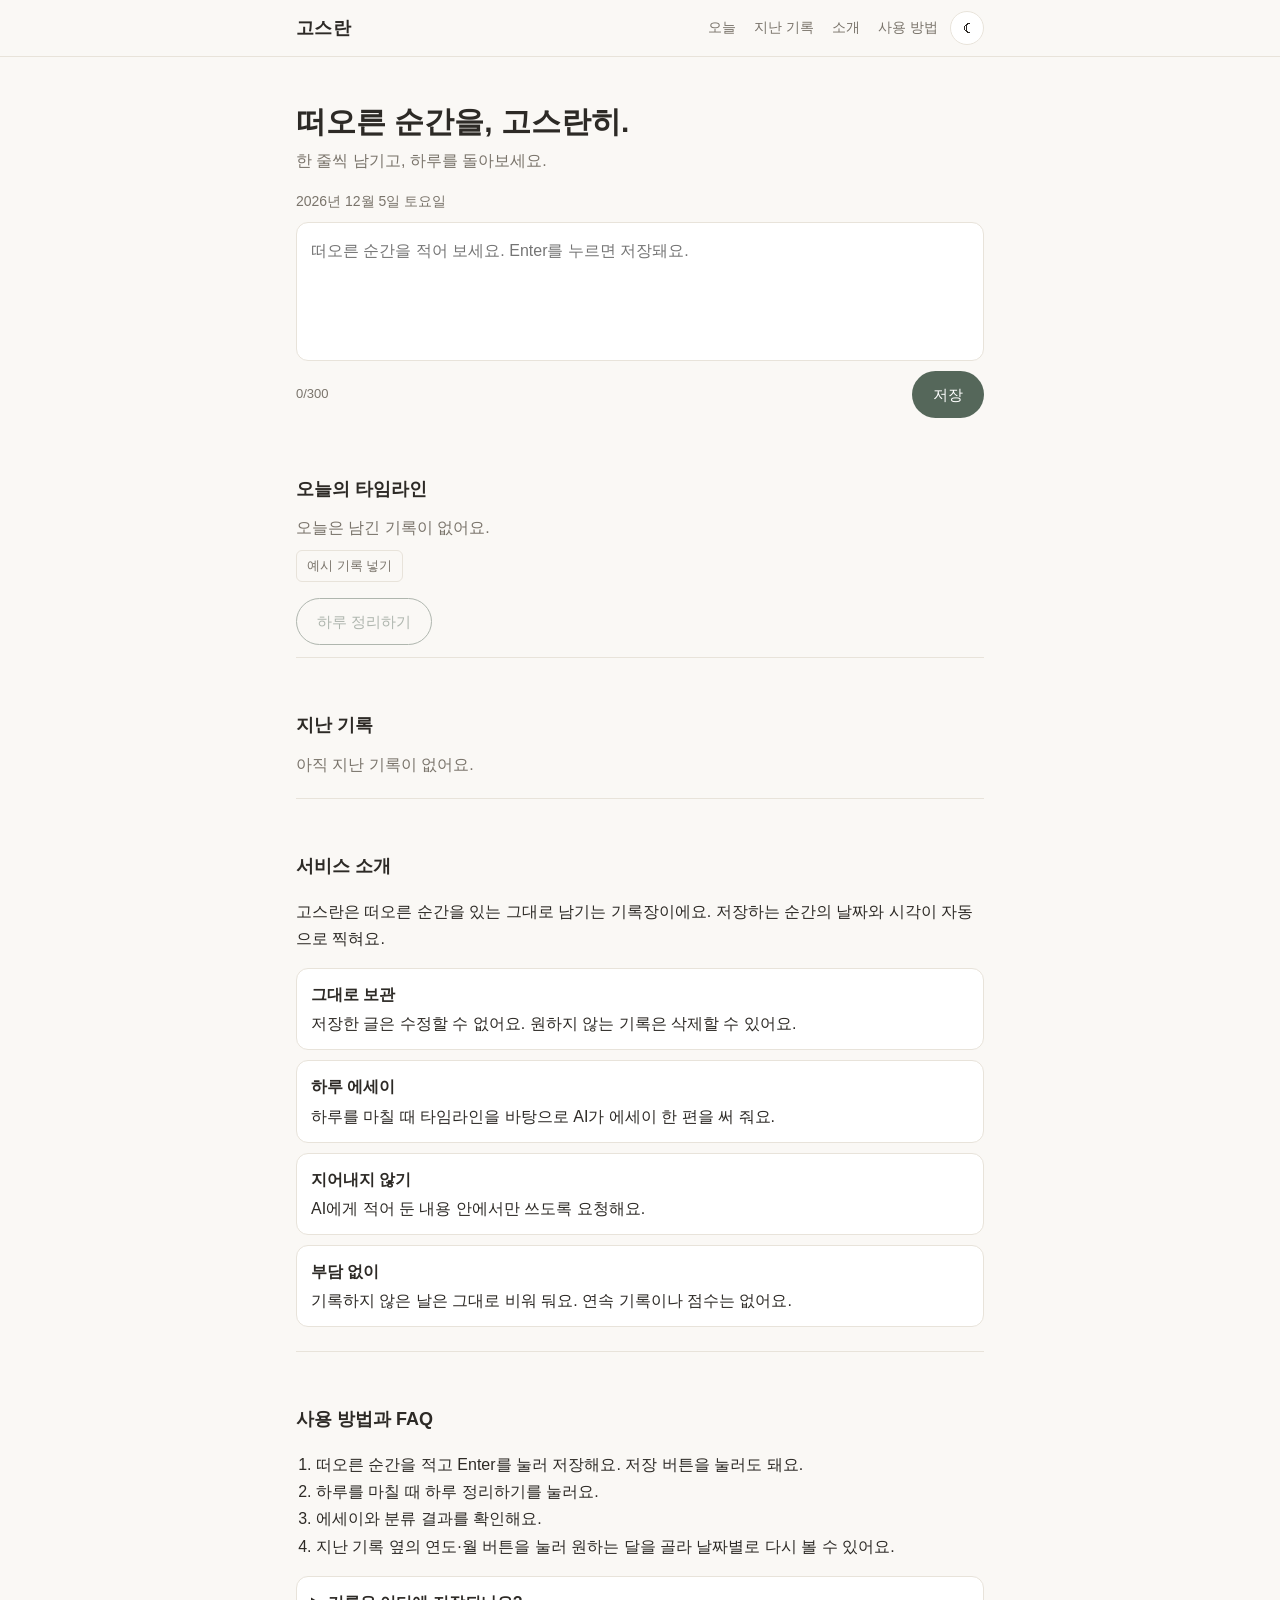
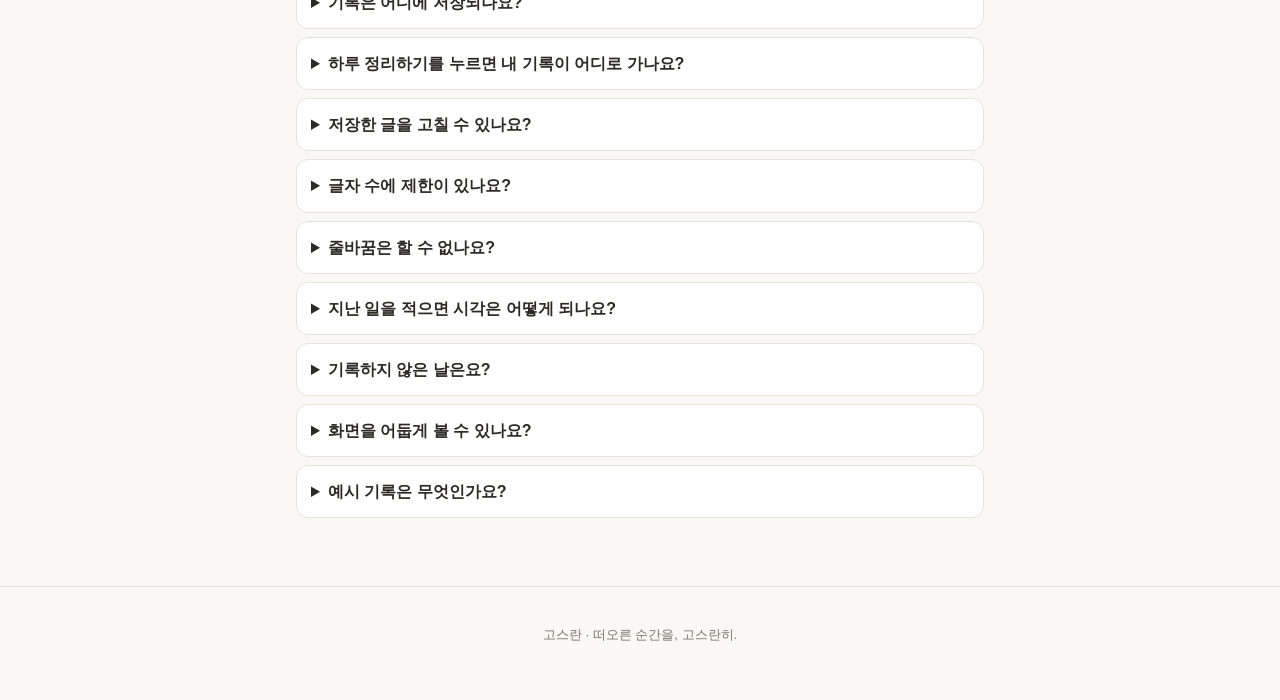
<file: index.html>
<!DOCTYPE html>
<html lang="ko">
<head>
  <meta charset="UTF-8">
  <meta name="viewport" content="width=device-width, initial-scale=1.0">
  <meta name="color-scheme" content="light dark">
  <meta name="description" content="떠오른 순간을 한 줄씩 남기면 저장한 시각이 자동으로 찍히고, 하루를 마칠 때 에세이 한 편으로 정리해 주는 기록 서비스">
  <title>고스란 · 떠오른 순간을, 고스란히</title>
  <script>
    (function () {
      try {
        var saved = localStorage.getItem('goseuran.theme');
        if (saved === 'light' || saved === 'dark') {
          document.documentElement.setAttribute('data-theme', saved);
        }
      } catch (e) { /* 저장소를 쓸 수 없으면 기기 설정을 따름 */ }
    })();
  </script>
  <link rel="stylesheet" href="css/style.css">
</head>
<body>
  <header class="site-header">
    <div class="header-inner">
      <a class="brand" href="#today">고스란</a>
      <div class="header-tools">
        <nav class="nav" aria-label="주요 메뉴">
          <a href="#today">오늘</a>
          <a href="#past">지난 기록</a>
          <a href="#about">소개</a>
          <a href="#guide">사용 방법</a>
        </nav>
        <button type="button" id="theme-toggle" class="theme-toggle" aria-label="어두운 화면" aria-pressed="false">☾</button>
      </div>
    </div>
  </header>

  <main class="container">
    <section id="today" class="section">
      <h1 class="tagline">떠오른 순간을, 고스란히.</h1>
      <p class="sub">한 줄씩 남기고, 하루를 돌아보세요.</p>
      <time id="today-date" class="today-date"></time>

      <form id="entry-form" class="entry-form">
        <label for="entry-input" class="visually-hidden">기록 입력</label>
        <textarea id="entry-input" rows="4" placeholder="떠오른 순간을 적어 보세요. Enter를 누르면 저장돼요."></textarea>
        <div class="entry-actions">
          <span id="char-count" class="char-count">0/300</span>
          <button type="submit" id="save-btn" class="btn btn-primary">저장</button>
        </div>
      </form>
      <p id="message" class="message" role="status" aria-live="polite"></p>

      <h2 class="section-title">오늘의 타임라인</h2>
      <p id="timeline-empty" class="empty">오늘은 남긴 기록이 없어요.</p>
      <div id="sample-area" class="sample-area" hidden>
        <button type="button" id="sample-add-btn" class="link-btn" hidden>예시 기록 넣기</button>
        <button type="button" id="sample-clear-btn" class="link-btn" hidden>예시 기록 지우기</button>
      </div>
      <ol id="timeline" class="timeline"></ol>

      <div class="review-actions">
        <button type="button" id="review-btn" class="btn btn-secondary" disabled>하루 정리하기</button>
      </div>
      <div id="review" class="review" hidden></div>
    </section>

    <section id="past" class="section">
      <div class="past-head">
        <h2 class="section-title">지난 기록</h2>
        <button type="button" id="past-toggle" class="past-toggle" aria-expanded="false" aria-controls="past-picker" hidden>
          <span id="past-toggle-label"></span>
          <span id="past-chev" class="chev" aria-hidden="true">▾</span>
        </button>
      </div>
      <div id="past-picker" class="past-picker" hidden>
        <div class="year-nav">
          <button type="button" id="year-prev" class="year-btn" aria-label="이전 해">◀</button>
          <span id="year-label" class="year-label" aria-live="polite"></span>
          <button type="button" id="year-next" class="year-btn" aria-label="다음 해">▶</button>
        </div>
        <div id="month-grid" class="month-grid" role="group" aria-label="월 선택"></div>
      </div>
      <p id="past-empty" class="empty">아직 지난 기록이 없어요.</p>
      <div id="past-list" class="past-list"></div>
    </section>

    <section id="about" class="section">
      <h2 class="section-title">서비스 소개</h2>
      <p>고스란은 떠오른 순간을 있는 그대로 남기는 기록장이에요. 저장하는 순간의 날짜와 시각이 자동으로 찍혀요.</p>
      <ul class="point-list">
        <li><strong>그대로 보관</strong>저장한 글은 수정할 수 없어요. 원하지 않는 기록은 삭제할 수 있어요.</li>
        <li><strong>하루 에세이</strong>하루를 마칠 때 타임라인을 바탕으로 AI가 에세이 한 편을 써 줘요.</li>
        <li><strong>지어내지 않기</strong>AI에게 적어 둔 내용 안에서만 쓰도록 요청해요.</li>
        <li><strong>부담 없이</strong>기록하지 않은 날은 그대로 비워 둬요. 연속 기록이나 점수는 없어요.</li>
      </ul>
    </section>

    <section id="guide" class="section">
      <h2 class="section-title">사용 방법과 FAQ</h2>
      <ol class="steps">
        <li>떠오른 순간을 적고 Enter를 눌러 저장해요. 저장 버튼을 눌러도 돼요.</li>
        <li>하루를 마칠 때 하루 정리하기를 눌러요.</li>
        <li>에세이와 분류 결과를 확인해요.</li>
        <li>지난 기록 옆의 연도·월 버튼을 눌러 원하는 달을 골라 날짜별로 다시 볼 수 있어요.</li>
      </ol>

      <details>
        <summary>기록은 어디에 저장되나요?</summary>
        <p>지금 쓰는 기기의 브라우저에 저장돼요. 서버에는 저장하지 않아요. 다른 기기나 다른 브라우저에서는 보이지 않고, 브라우저의 사이트 데이터를 지우면 사라져요.</p>
      </details>
      <details>
        <summary>하루 정리하기를 누르면 내 기록이 어디로 가나요?</summary>
        <p>그날의 기록이 AI 서비스로 전송돼요. 개인정보나 민감한 내용은 적지 마세요.</p>
      </details>
      <details>
        <summary>저장한 글을 고칠 수 있나요?</summary>
        <p>고칠 수 없어요. 그 순간의 기록을 그대로 남기기 위해서예요. 삭제는 할 수 있어요. 지난 기록도 삭제할 수 있어요.</p>
      </details>
      <details>
        <summary>글자 수에 제한이 있나요?</summary>
        <p>한 번에 300자까지 저장할 수 있고, 하루에 30개까지 남길 수 있어요. 입력창 아래에서 글자 수를 볼 수 있어요.</p>
      </details>
      <details>
        <summary>줄바꿈은 할 수 없나요?</summary>
        <p>한 번 저장할 때 한 줄이에요. Enter를 누르면 저장되고 줄은 바뀌지 않아요. 이어서 적고 싶은 말은 다음 기록으로 남겨 주세요.</p>
      </details>
      <details>
        <summary>지난 일을 적으면 시각은 어떻게 되나요?</summary>
        <p>저장한 순간의 시각이 찍혀요. 시각을 직접 정할 수는 없어요. 필요하면 글 안에 "어제"처럼 적어 두세요.</p>
      </details>
      <details>
        <summary>기록하지 않은 날은요?</summary>
        <p>그대로 비워 둬요. 지난 기록의 월 버튼도 기록이 없는 달은 흐리게 보여요.</p>
      </details>
      <details>
        <summary>화면을 어둡게 볼 수 있나요?</summary>
        <p>기기의 다크 모드 설정을 따라 자동으로 바뀌어요. 오른쪽 위 버튼으로 직접 바꿀 수도 있고, 고른 화면은 이 브라우저에 기억돼요.</p>
      </details>
      <details>
        <summary>예시 기록은 무엇인가요?</summary>
        <p>처음 써 보는 분이 기능을 살펴볼 수 있도록 넣어 두는 샘플이에요. 직접 쓴 기록이 아니고, 저장 시각도 정해 둔 값이에요. "예시" 표시가 붙고, 예시 기록 지우기로 한 번에 지울 수 있어요.</p>
      </details>
    </section>
  </main>

  <footer class="site-footer">
    <p>고스란 · 떠오른 순간을, 고스란히.</p>
  </footer>

  <script src="js/app.js"></script>
  <script src="js/review.js"></script>
  <script src="js/theme.js"></script>
</body>
</html>
</file>
<file: css/style.css>
:root {
  --bg: #faf8f5;
  --surface: #ffffff;
  --text: #2d2a26;
  --muted: #7a746b;
  --line: #e8e3da;
  --accent: #55675a;
  --accent-dark: #435146;
  --error: #a24a3c;
  --radius: 12px;
}

* { box-sizing: border-box; }

html { scroll-behavior: smooth; }

body {
  margin: 0;
  background: var(--bg);
  color: var(--text);
  font-family: -apple-system, BlinkMacSystemFont, "Apple SD Gothic Neo", "Malgun Gothic", "Noto Sans KR", sans-serif;
  font-size: 16px;
  line-height: 1.7;
}

[hidden] { display: none !important; }

.visually-hidden {
  position: absolute;
  width: 1px;
  height: 1px;
  overflow: hidden;
  clip: rect(0 0 0 0);
  white-space: nowrap;
}

.site-header {
  position: sticky;
  top: 0;
  z-index: 10;
  background: rgba(250, 248, 245, 0.95);
  border-bottom: 1px solid var(--line);
}

.header-inner {
  max-width: 640px;
  margin: 0 auto;
  padding: 10px 16px;
  display: flex;
  align-items: center;
  justify-content: space-between;
  gap: 12px;
}

.brand {
  font-size: 18px;
  font-weight: 700;
  letter-spacing: 0.02em;
  color: var(--text);
  text-decoration: none;
}

.nav {
  display: flex;
  gap: 14px;
  overflow-x: auto;
  white-space: nowrap;
}

.nav a {
  padding: 6px 2px;
  font-size: 14px;
  color: var(--muted);
  text-decoration: none;
}

.nav a:hover { color: var(--text); }

.container {
  max-width: 640px;
  margin: 0 auto;
  padding: 8px 16px 48px;
}

.section {
  padding: 28px 0 12px;
  scroll-margin-top: 56px;
  border-bottom: 1px solid var(--line);
}

.section:last-of-type { border-bottom: none; }

.tagline {
  margin: 8px 0 0;
  font-size: 24px;
  line-height: 1.4;
  font-weight: 700;
}

.sub {
  margin: 4px 0 16px;
  color: var(--muted);
}

.today-date {
  display: block;
  margin-bottom: 8px;
  font-size: 14px;
  color: var(--muted);
}

.entry-form textarea {
  display: block;
  width: 100%;
  padding: 14px;
  font: inherit;
  color: inherit;
  background: var(--surface);
  border: 1px solid var(--line);
  border-radius: var(--radius);
  resize: none;
}

textarea:focus-visible,
select:focus-visible,
.btn:focus-visible,
.link-btn:focus-visible,
.past-toggle:focus-visible,
.year-btn:focus-visible,
.month-btn:focus-visible,
summary:focus-visible,
.nav a:focus-visible,
.brand:focus-visible {
  outline: 2px solid var(--accent);
  outline-offset: 2px;
}

.entry-actions {
  display: flex;
  align-items: center;
  justify-content: space-between;
  gap: 12px;
  margin-top: 10px;
}

.char-count {
  font-size: 13px;
  color: var(--muted);
  font-variant-numeric: tabular-nums;
}

.char-count.over { color: var(--error); }

.btn {
  padding: 10px 20px;
  font: inherit;
  font-size: 15px;
  border: 1px solid transparent;
  border-radius: 999px;
  cursor: pointer;
}

.btn-primary {
  background: var(--accent);
  color: #ffffff;
}

.btn-primary:hover { background: var(--accent-dark); }

.btn-secondary {
  background: transparent;
  color: var(--accent);
  border-color: var(--accent);
}

.btn-secondary:hover:not(:disabled) { background: rgba(85, 103, 90, 0.08); }

.btn:disabled {
  opacity: 0.45;
  cursor: not-allowed;
}

.message {
  min-height: 1.7em;
  margin: 8px 0 0;
  font-size: 14px;
  color: var(--error);
}

.message.ok { color: var(--accent); }

.section-title {
  margin: 24px 0 10px;
  font-size: 18px;
}

.empty {
  margin: 8px 0;
  color: var(--muted);
}

.timeline {
  margin: 0;
  padding: 0;
  list-style: none;
}

.timeline li {
  display: flex;
  flex-wrap: wrap;
  align-items: flex-start;
  gap: 12px;
  padding: 12px 0;
  border-bottom: 1px solid var(--line);
}

.timeline .time {
  flex: none;
  width: 3.5em;
  padding-top: 2px;
  font-size: 14px;
  color: var(--muted);
  font-variant-numeric: tabular-nums;
}

.timeline .text {
  flex: 1;
  min-width: 0;
  white-space: pre-wrap;
  word-break: break-word;
}

.row-actions {
  flex: none;
  display: flex;
  align-items: center;
  gap: 6px;
}

.link-btn {
  padding: 4px 10px;
  font: inherit;
  font-size: 13px;
  color: var(--muted);
  background: transparent;
  border: 1px solid transparent;
  border-radius: 6px;
  cursor: pointer;
}

.link-btn:hover {
  color: var(--text);
  border-color: var(--line);
}

.link-btn.danger { color: var(--error); }

.link-btn.danger:hover { border-color: var(--error); }

.confirm-note {
  flex-basis: 100%;
  margin: 0;
  padding-left: 61px;
  font-size: 13px;
  color: var(--muted);
}

.review-actions { margin-top: 16px; }

.review {
  margin-top: 16px;
  padding: 18px;
  background: var(--surface);
  border: 1px solid var(--line);
  border-radius: var(--radius);
}

.past-head {
  display: flex;
  flex-wrap: wrap;
  align-items: center;
  justify-content: space-between;
  gap: 8px 12px;
  margin: 24px 0 10px;
}

.past-head .section-title { margin: 0; }

.past-toggle {
  display: inline-flex;
  align-items: center;
  gap: 6px;
  padding: 6px 14px;
  font: inherit;
  font-size: 14px;
  color: var(--text);
  background: var(--surface);
  border: 1px solid var(--line);
  border-radius: 999px;
  cursor: pointer;
}

.past-toggle[aria-expanded="true"] { border-color: var(--accent); }

.past-toggle .chev {
  font-size: 12px;
  color: var(--muted);
}

.past-picker {
  margin: 0 0 12px;
  padding: 14px;
  background: var(--surface);
  border: 1px solid var(--line);
  border-radius: var(--radius);
}

.year-nav {
  display: flex;
  align-items: center;
  justify-content: center;
  gap: 12px;
  margin-bottom: 12px;
}

.year-label {
  min-width: 4.5em;
  text-align: center;
  font-weight: 600;
}

.year-btn {
  padding: 6px 12px;
  font: inherit;
  font-size: 13px;
  color: var(--text);
  background: var(--surface);
  border: 1px solid var(--line);
  border-radius: 8px;
  cursor: pointer;
}

.year-btn:disabled {
  opacity: 0.35;
  cursor: not-allowed;
}

.month-grid {
  display: grid;
  grid-template-columns: repeat(4, 1fr);
  gap: 8px;
}

.month-btn {
  padding: 10px 0;
  font: inherit;
  font-size: 15px;
  color: var(--muted);
  background: var(--surface);
  border: 1px solid var(--line);
  border-radius: 10px;
  cursor: pointer;
}

.month-btn.has {
  color: var(--text);
  font-weight: 700;
  border-color: #cfc8bb;
}

.month-btn.selected {
  color: #ffffff;
  background: var(--accent);
  border-color: var(--accent);
}

.month-btn:disabled {
  opacity: 0.35;
  cursor: not-allowed;
}

.day-title {
  margin: 20px 0 2px;
  font-size: 15px;
  font-weight: 600;
  color: var(--muted);
}

.sample-area {
  display: flex;
  flex-wrap: wrap;
  align-items: center;
  gap: 8px;
  margin: 8px 0;
}

.sample-area .link-btn { border-color: var(--line); }

.sample-tag {
  display: inline-block;
  margin-right: 6px;
  padding: 0 7px;
  font-size: 12px;
  line-height: 1.6;
  color: var(--muted);
  border: 1px solid var(--line);
  border-radius: 999px;
  vertical-align: middle;
}

.point-list {
  margin: 12px 0;
  padding: 0;
  list-style: none;
}

.point-list li {
  margin: 10px 0;
  padding: 12px 14px;
  background: var(--surface);
  border: 1px solid var(--line);
  border-radius: var(--radius);
}

.point-list strong {
  display: block;
  margin-bottom: 2px;
}

.steps { padding-left: 20px; }

details {
  margin: 8px 0;
  padding: 0 14px;
  background: var(--surface);
  border: 1px solid var(--line);
  border-radius: var(--radius);
}

summary {
  padding: 12px 0;
  font-weight: 600;
  cursor: pointer;
}

details p {
  margin: 0 0 12px;
  color: var(--muted);
}

.site-footer {
  padding: 24px 16px 40px;
  text-align: center;
  font-size: 13px;
  color: var(--muted);
  border-top: 1px solid var(--line);
}

@media (min-width: 768px) {
  .tagline { font-size: 30px; }
  .header-inner,
  .container { max-width: 720px; }
  .month-grid { grid-template-columns: repeat(6, 1fr); }
}

.review-state {
  margin: 0;
  color: var(--muted);
}

.review.error .review-state { color: var(--error); }

.review-badge {
  display: inline-block;
  margin-bottom: 8px;
  padding: 0 8px;
  font-size: 12px;
  line-height: 1.7;
  color: var(--muted);
  border: 1px solid var(--line);
  border-radius: 999px;
}

.review-essay {
  margin: 0 0 12px;
  white-space: pre-wrap;
}

.review-sub {
  margin: 16px 0 6px;
  font-size: 15px;
}

.review-list {
  margin: 0;
  padding: 0;
  list-style: none;
}

.review-list li {
  display: flex;
  gap: 8px;
  padding: 6px 0;
  border-bottom: 1px solid var(--line);
}

.review-list .cat {
  flex: none;
  align-self: flex-start;
  padding: 0 8px;
  font-size: 12px;
  line-height: 1.7;
  color: var(--accent);
  border: 1px solid var(--accent);
  border-radius: 999px;
}

.review-list .txt {
  min-width: 0;
  word-break: break-word;
}

.review > .review-sub:first-child { margin-top: 0; }

.review-list .body { min-width: 0; }

.review-list .orig {
  display: block;
  word-break: break-word;
}

.review-list .tidy {
  display: block;
  margin-top: 2px;
  font-size: 14px;
  color: var(--muted);
  word-break: break-word;
}

.review-list .tidy-label {
  margin-right: 6px;
  padding: 0 6px;
  font-size: 11px;
  border: 1px solid var(--line);
  border-radius: 999px;
}

.review-meta {
  margin: 12px 0 0;
  font-size: 12px;
  color: var(--muted);
}

.access-form {
  display: flex;
  flex-wrap: wrap;
  gap: 8px;
  margin-top: 10px;
}

.access-input {
  flex: 1;
  min-width: 160px;
  padding: 10px 14px;
  font: inherit;
  font-size: 16px;
  color: inherit;
  background: var(--surface);
  border: 1px solid var(--line);
  border-radius: 999px;
}

.access-input:focus-visible {
  outline: 2px solid var(--accent);
  outline-offset: 2px;
}

.access-note {
  margin: 8px 0 0;
  font-size: 13px;
  color: var(--muted);
}

/* ---- 다크 모드 ---- */
:root {
  color-scheme: light;
  --header-bg: rgba(250, 248, 245, 0.95);
  --strong-line: #cfc8bb;
  --on-accent: #ffffff;
  --accent-soft: rgba(85, 103, 90, 0.08);
}

@media (prefers-color-scheme: dark) {
  :root:not([data-theme="light"]) {
    color-scheme: dark;
    --bg: #1b1a18;
    --surface: #252421;
    --text: #ebe7df;
    --muted: #a59f95;
    --line: #38362f;
    --accent: #8fae96;
    --accent-dark: #a7c2ad;
    --error: #e3907f;
    --header-bg: rgba(27, 26, 24, 0.95);
    --strong-line: #5a564e;
    --on-accent: #1b1a18;
    --accent-soft: rgba(143, 174, 150, 0.12);
  }
}

:root[data-theme="dark"] {
  color-scheme: dark;
  --bg: #1b1a18;
  --surface: #252421;
  --text: #ebe7df;
  --muted: #a59f95;
  --line: #38362f;
  --accent: #8fae96;
  --accent-dark: #a7c2ad;
  --error: #e3907f;
  --header-bg: rgba(27, 26, 24, 0.95);
  --strong-line: #5a564e;
  --on-accent: #1b1a18;
  --accent-soft: rgba(143, 174, 150, 0.12);
}

/* 색을 직접 적었던 곳을 변수로 바꿈 */
.site-header { background: var(--header-bg); }
.btn-primary { color: var(--on-accent); }
.btn-secondary:hover:not(:disabled) { background: var(--accent-soft); }
.month-btn.has { border-color: var(--strong-line); }
.month-btn.selected {
  color: var(--on-accent);
  border-color: var(--accent);
}

/* 상단 메뉴와 테마 버튼 */
.header-tools {
  display: flex;
  align-items: center;
  gap: 10px;
  min-width: 0;
}

.header-tools .nav { min-width: 0; }

.theme-toggle {
  flex: none;
  width: 34px;
  height: 34px;
  padding: 0;
  font: inherit;
  font-size: 16px;
  line-height: 1;
  color: var(--text);
  background: var(--surface);
  border: 1px solid var(--line);
  border-radius: 999px;
  cursor: pointer;
}

.theme-toggle:hover { border-color: var(--accent); }

.theme-toggle:focus-visible {
  outline: 2px solid var(--accent);
  outline-offset: 2px;
}

/* 테마가 바뀔 때 부드럽게 전환 (움직임 줄이기 설정이면 끔) */
body { transition: background-color 0.2s ease, color 0.2s ease; }

@media (prefers-reduced-motion: reduce) {
  body { transition: none; }
}
</file>
